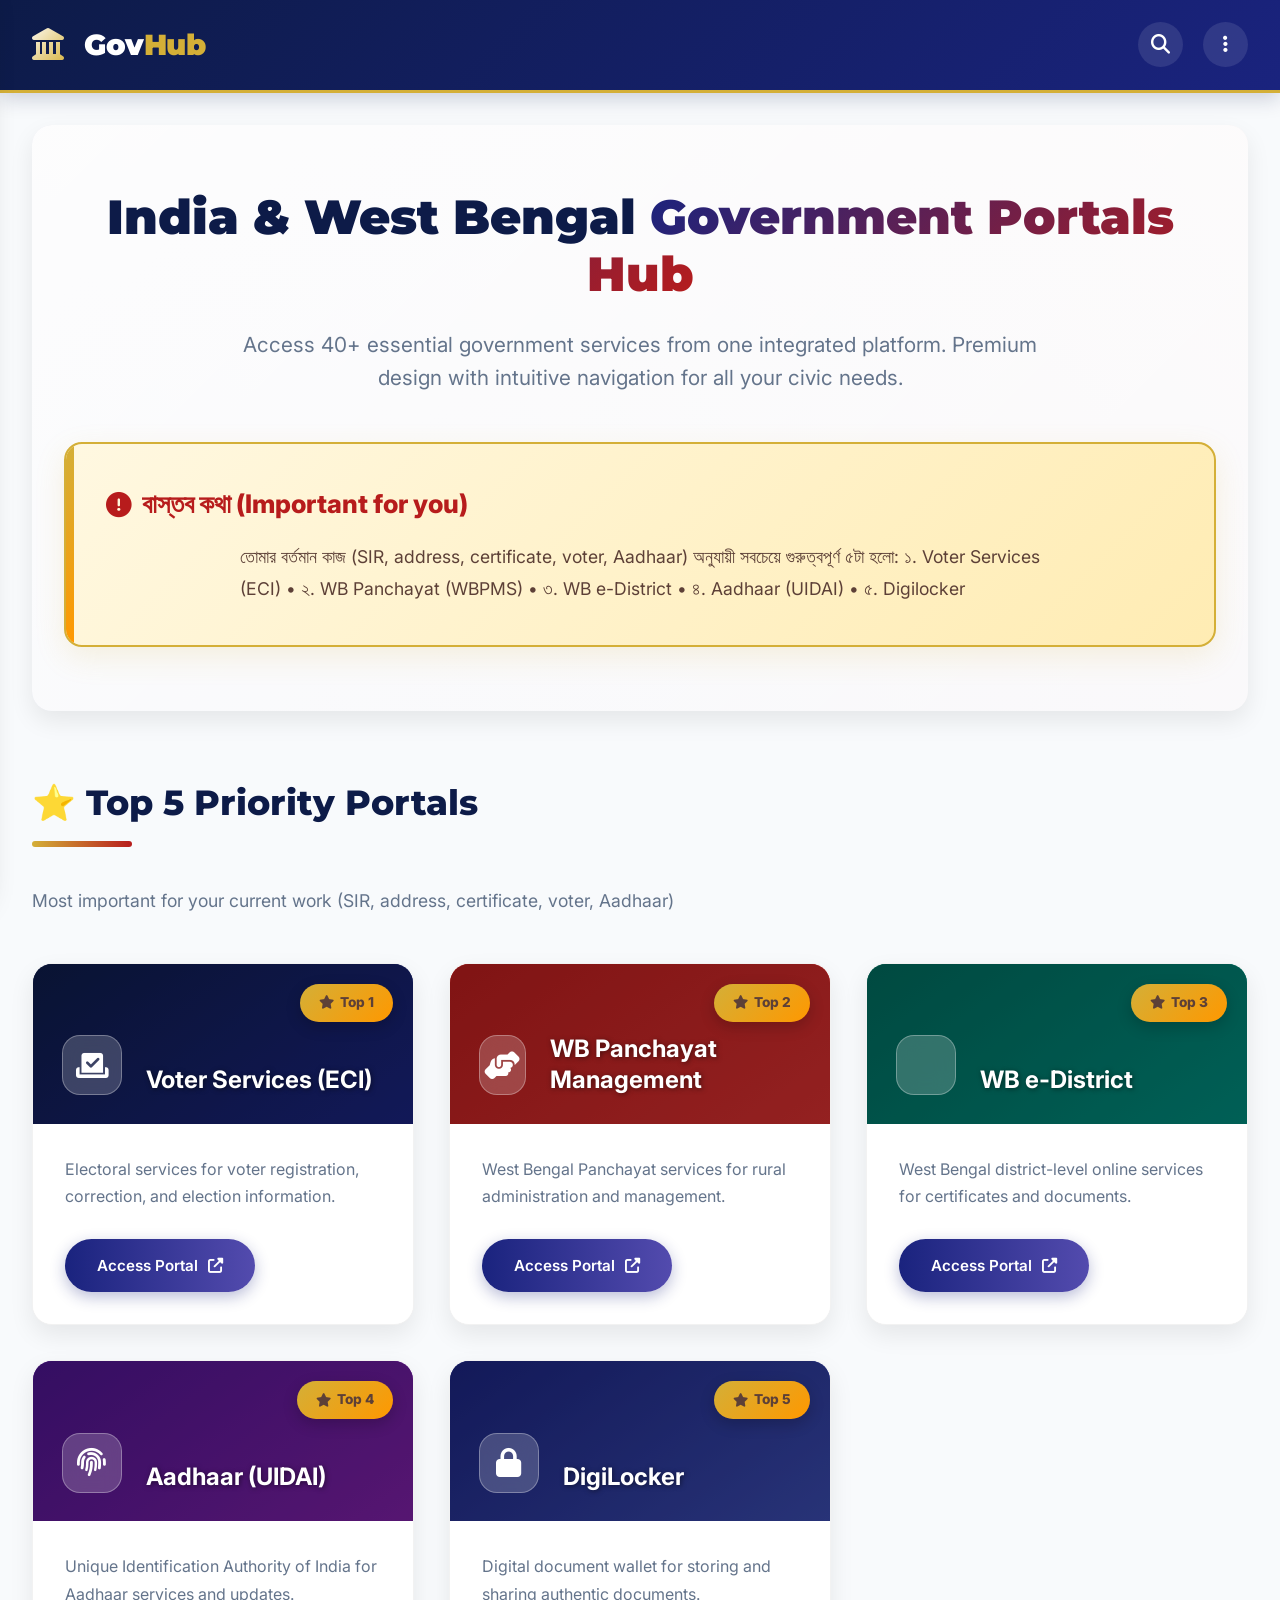
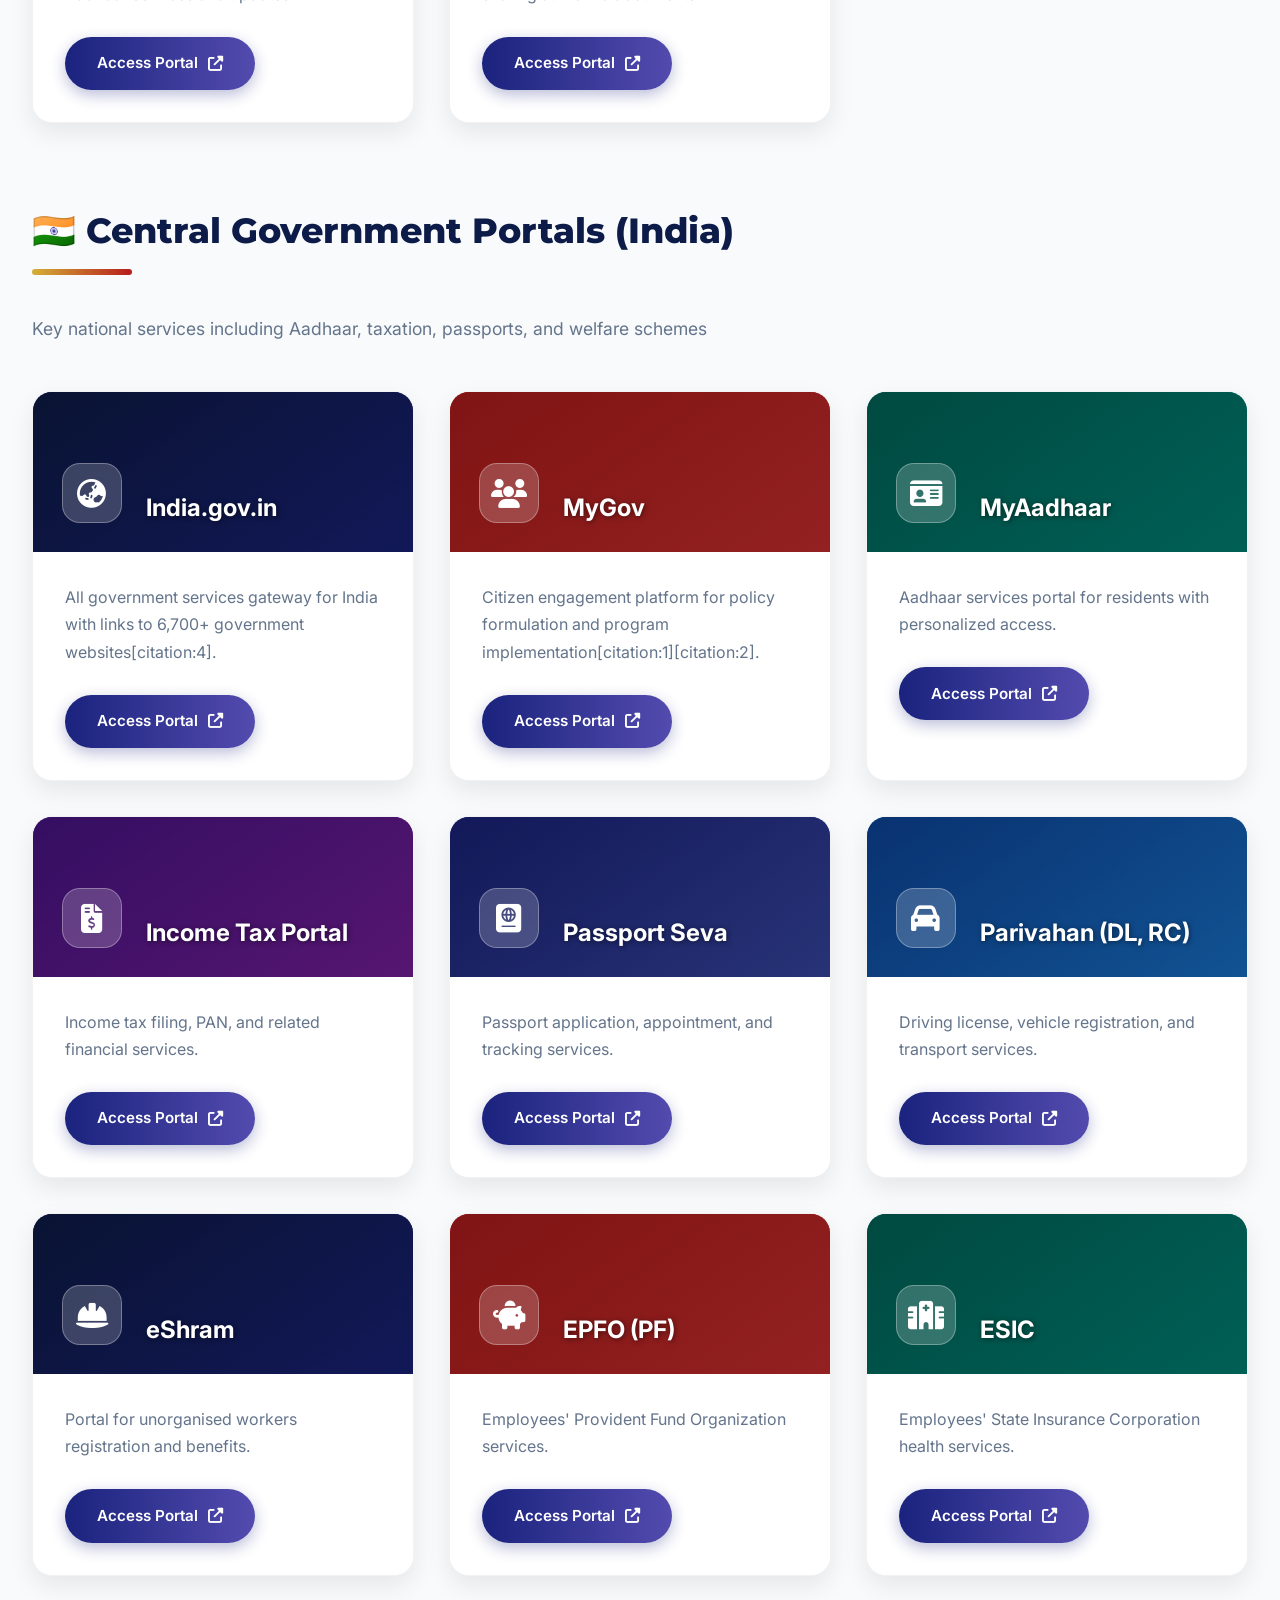
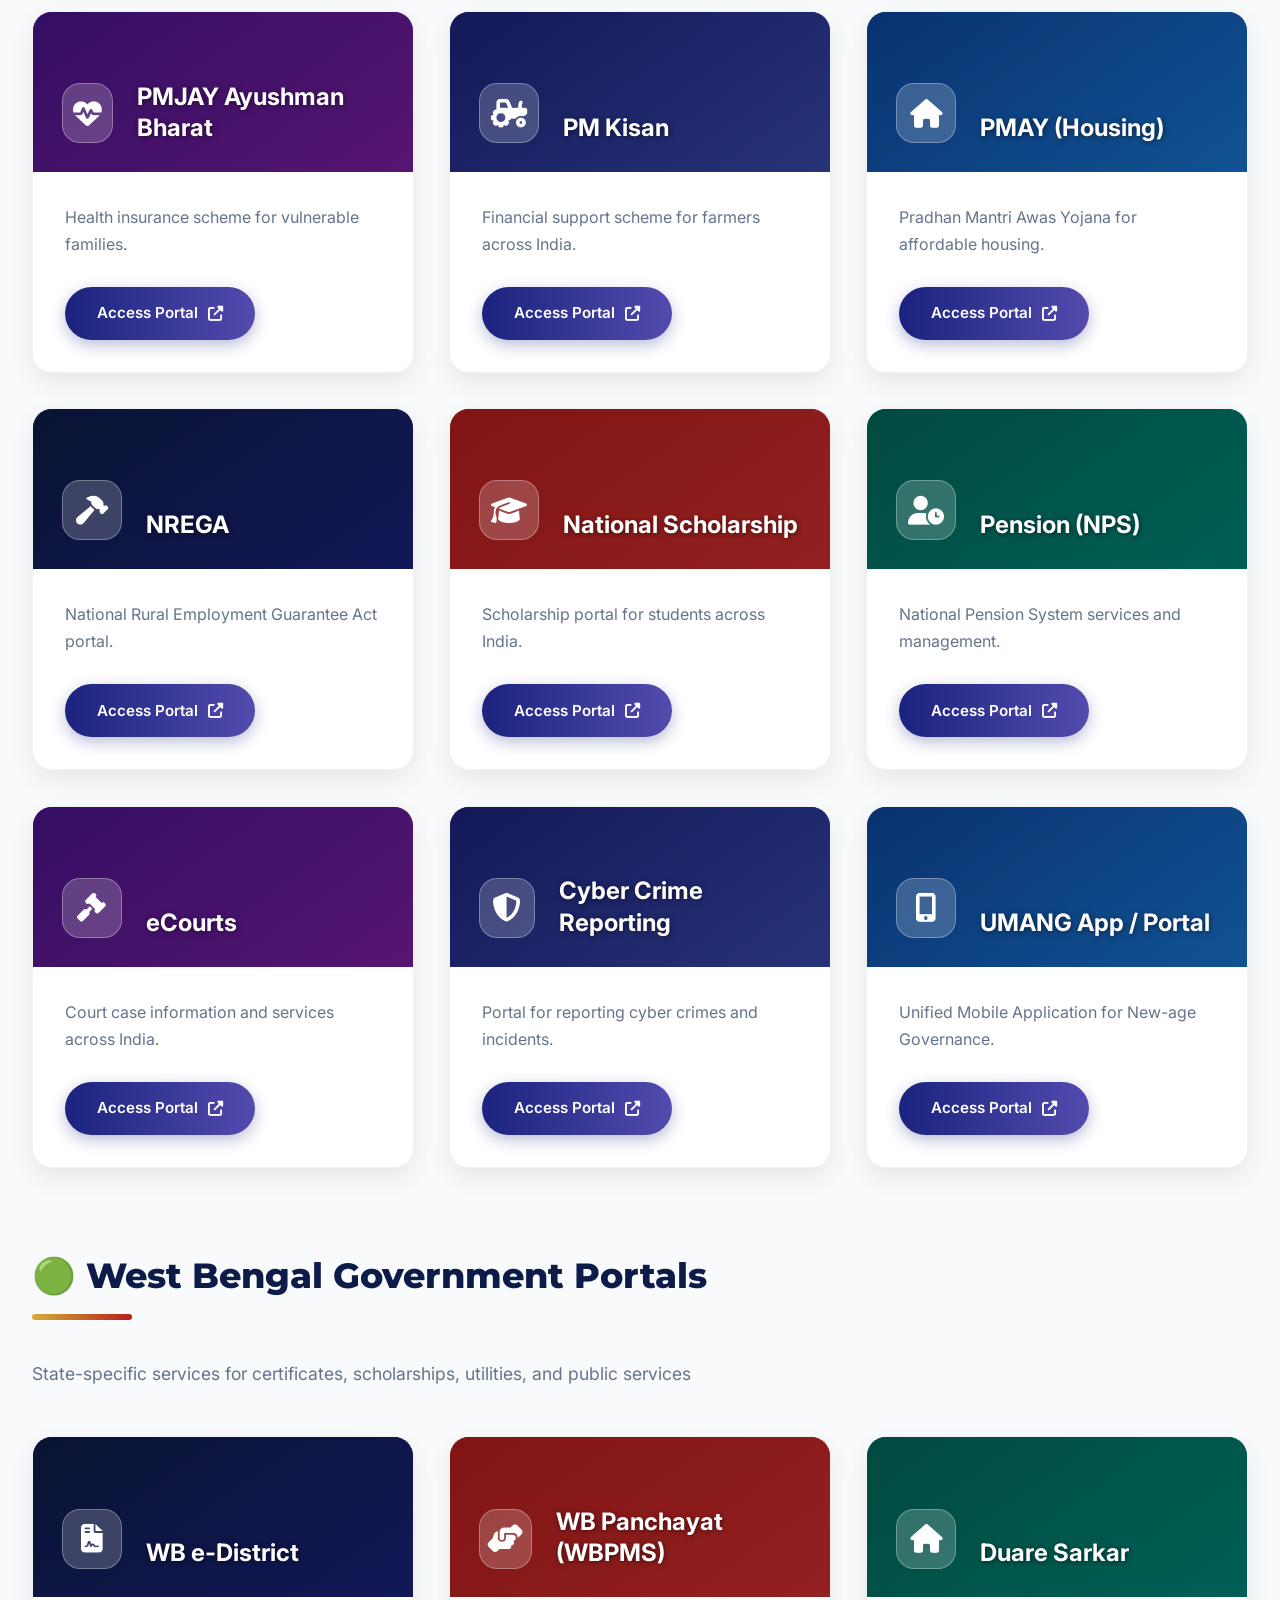
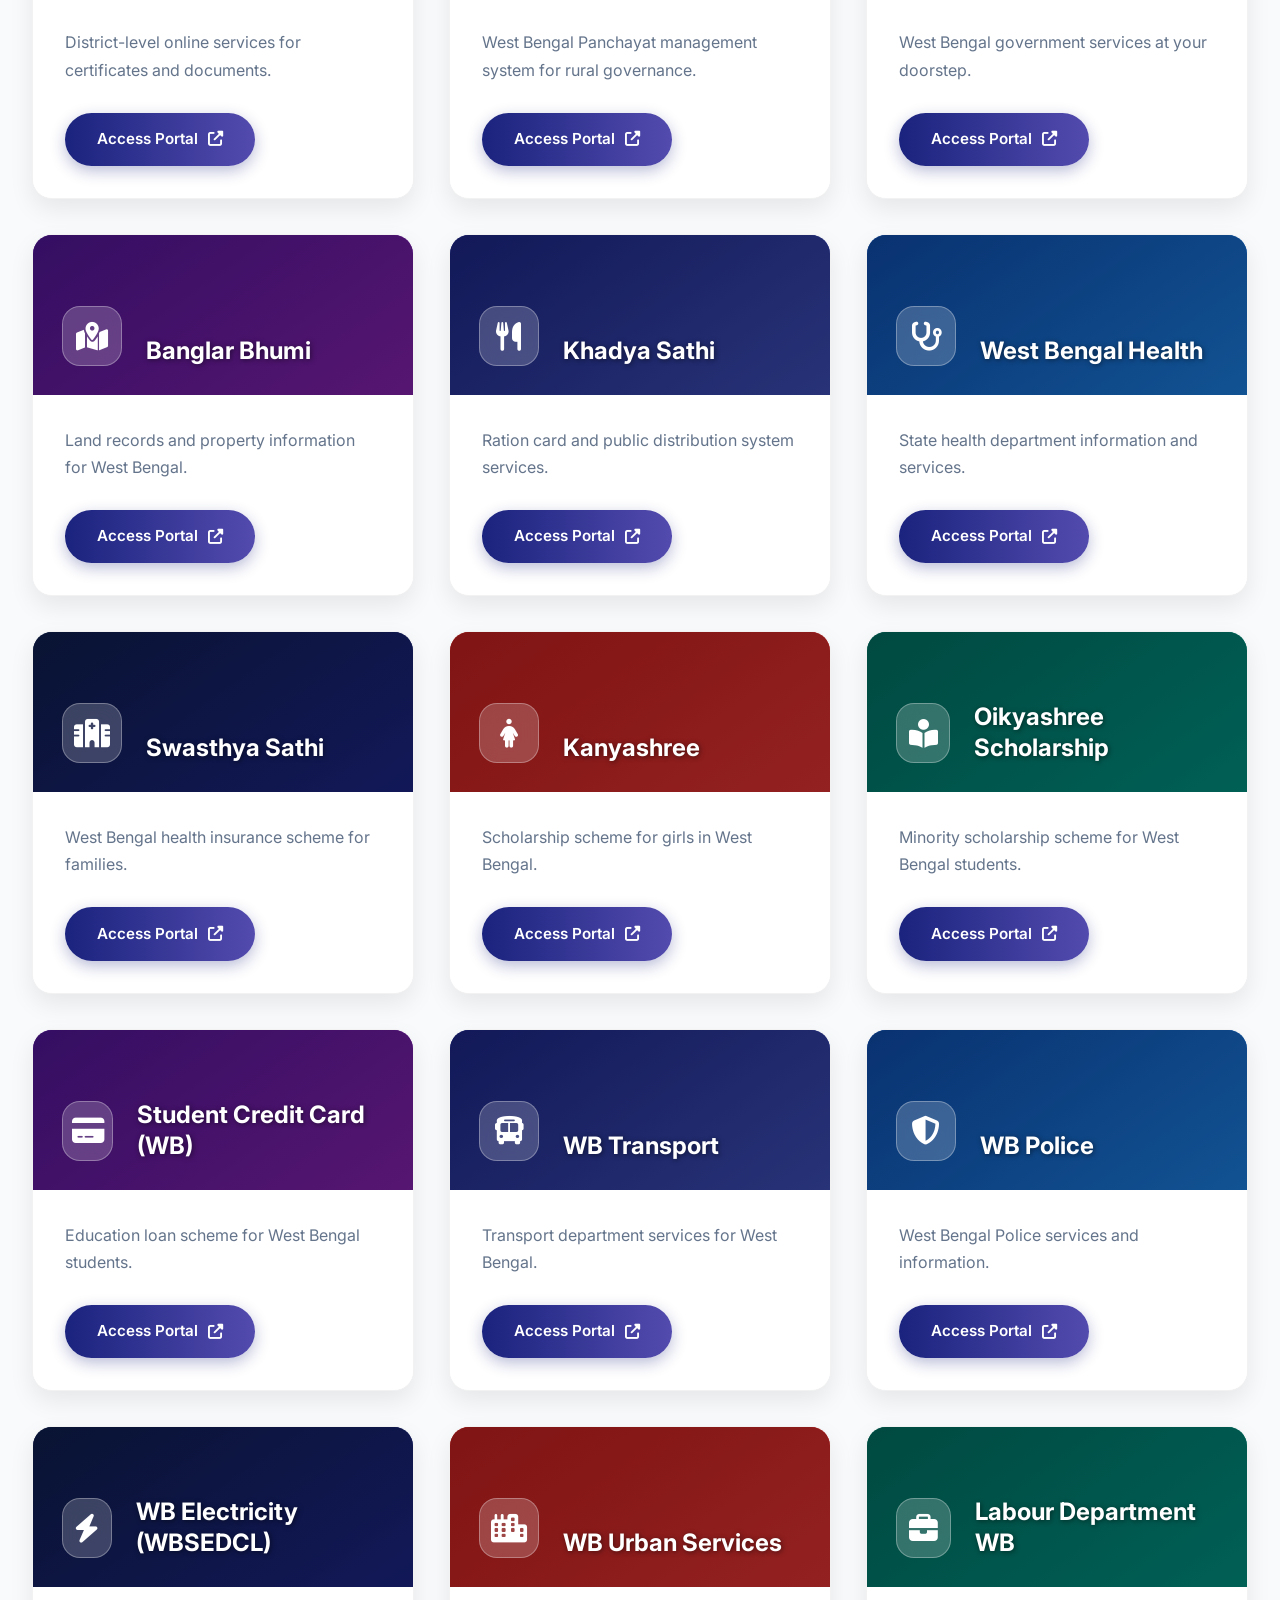
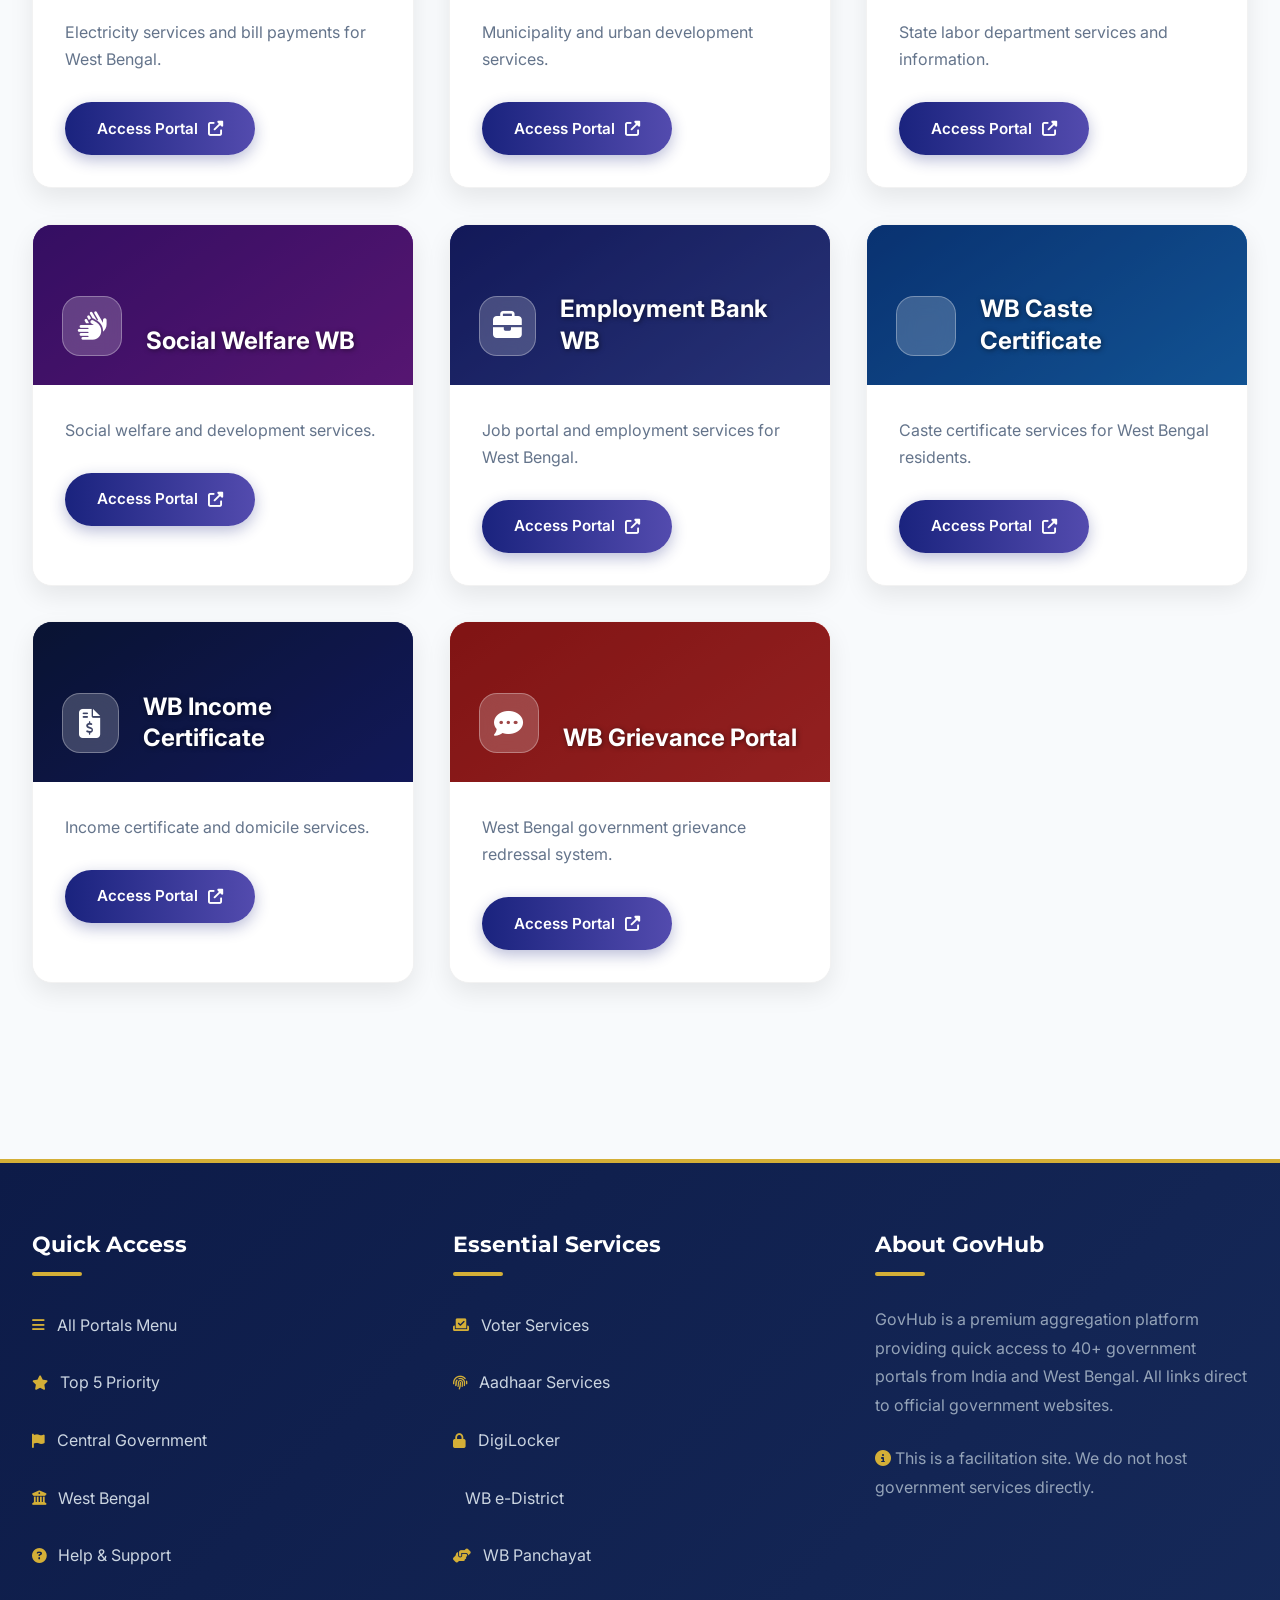
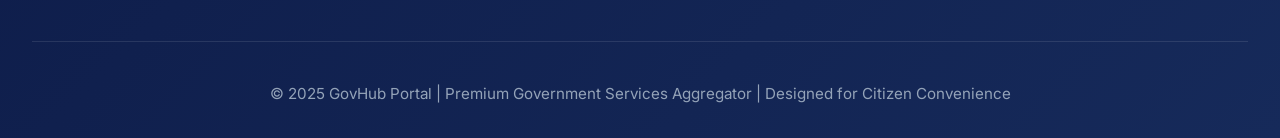
<file: Government_Portal/index.html>
<!DOCTYPE html>
<html lang="en">
<head>
    <meta charset="UTF-8">
    <meta name="viewport" content="width=device-width, initial-scale=1.0">
    <title>GovHub Portal | India & West Bengal Services</title>
    <link rel="stylesheet" href="https://cdnjs.cloudflare.com/ajax/libs/font-awesome/6.4.0/css/all.min.css">
    <link href="https://fonts.googleapis.com/css2?family=Inter:wght@300;400;500;600;700;800&family=Montserrat:wght@700;800;900&display=swap" rel="stylesheet">
    <style>
        :root {
            --primary-dark: #0d1b48;
            --primary: #1a237e;
            --primary-light: #534bae;
            --secondary: #b71c1c;
            --accent: #00695c;
            --gold: #d4af37;
            --light-bg: #f8fafc;
            --card-light: #ffffff;
            --text-dark: #1e293b;
            --text-gray: #64748b;
            --transition: all 0.3s cubic-bezier(0.4, 0, 0.2, 1);
            --shadow: 0 10px 25px rgba(0, 0, 0, 0.08);
            --shadow-hover: 0 20px 40px rgba(0, 0, 0, 0.15);
            --card-radius: 20px;
        }

        * {
            margin: 0;
            padding: 0;
            box-sizing: border-box;
        }

        body {
            font-family: 'Inter', sans-serif;
            background-color: var(--light-bg);
            color: var(--text-dark);
            line-height: 1.6;
            overflow-x: hidden;
        }

        /* Premium Header */
        .header {
            background: linear-gradient(135deg, var(--primary-dark), var(--primary));
            color: white;
            padding: 1.2rem 2rem;
            display: flex;
            justify-content: space-between;
            align-items: center;
            position: sticky;
            top: 0;
            z-index: 1000;
            box-shadow: 0 5px 20px rgba(13, 27, 72, 0.2);
            border-bottom: 3px solid var(--gold);
        }

        .logo-container {
            display: flex;
            align-items: center;
            gap: 20px;
            left: 2.5rem;
        }

        .logo-icon {
            font-size: 2rem;
            left: 2.5rem;
            background: linear-gradient(135deg, white, var(--gold));
            -webkit-background-clip: text;
            -webkit-text-fill-color: transparent;
        }

        .logo-text {
            font-family: 'Montserrat', sans-serif;
            font-weight: 900;
            font-size: 1.8rem;
            letter-spacing: -0.5px;
            left: 15px;
        }

        .logo-text span {
            color: var(--gold);
        }

        .nav-controls {
            display: flex;
            align-items: center;
            gap: 20px;
        }

        .nav-icon {
            width: 45px;
            height: 45px;
            border-radius: 50%;
            display: flex;
            align-items: center;
            justify-content: center;
            background: rgba(255, 255, 255, 0.1);
            color: white;
            cursor: pointer;
            transition: var(--transition);
            font-size: 1.2rem;
        }

        .nav-icon:hover {
            background: rgba(255, 255, 255, 0.2);
            transform: translateY(-3px);
        }

        /* Mobile Menu Button (3 lines) - Positioned on left */
        .menu-icon-left {
            position: fixed;
            top: 1.2rem;
            left: 1.2rem;
            z-index: 1100;
            display: none;
           
        }

        /* Side Navigation - Opens from left */
        .side-nav {
            position: fixed;
            top: 0;
            left: -350px;
            width: 320px;
            height: 100%;
            background: linear-gradient(to bottom, var(--primary-dark), #162a5a);
            color: white;
            z-index: 2000;
            box-shadow: 10px 0 30px rgba(0, 0, 0, 0.3);
            transition: left 0.4s cubic-bezier(0.68, -0.55, 0.27, 1.55);
            display: flex;
            flex-direction: column;
            border-right: 4px solid var(--gold);
        }

        .side-nav.open {
            left: 0;
        }

        .nav-header {
            padding: 2rem;
            background: rgba(0, 0, 0, 0.2);
            border-bottom: 1px solid rgba(255, 255, 255, 0.1);
            display: flex;
            justify-content: space-between;
            align-items: center;
        }

        .nav-title {
            font-size: 1.4rem;
            font-weight: 700;
            font-family: 'Montserrat', sans-serif;
        }

        .close-btn {
            font-size: 1.5rem;
            cursor: pointer;
            transition: var(--transition);
            color: var(--gold);
        }

        .close-btn:hover {
            transform: rotate(90deg);
        }

        .nav-links {
            padding: 1.5rem;
            flex-grow: 1;
            overflow-y: auto;
        }

        .nav-link-group {
            margin-bottom: 2.5rem;
        }

        .nav-link-group-title {
            font-weight: 700;
            color: var(--gold);
            margin-bottom: 1.2rem;
            padding-bottom: 0.7rem;
            border-bottom: 2px solid rgba(212, 175, 55, 0.3);
            font-size: 1.1rem;
            display: flex;
            align-items: center;
            gap: 10px;
        }

        .nav-link-item {
            display: block;
            padding: 1rem 1.2rem;
            margin-bottom: 0.8rem;
            background: rgba(255, 255, 255, 0.05);
            border-radius: 12px;
            color: #e2e8f0;
            text-decoration: none;
            transition: var(--transition);
            border-left: 4px solid transparent;
            display: flex;
            align-items: center;
            gap: 12px;
        }

        .nav-link-item:hover {
            background: rgba(255, 255, 255, 0.1);
            border-left-color: var(--gold);
            transform: translateX(8px);
            color: white;
        }

        .nav-footer {
            padding: 1.5rem;
            text-align: center;
            background: rgba(0, 0, 0, 0.3);
            color: #94a3b8;
            font-size: 0.9rem;
        }

        /* Overlay */
        .overlay {
            position: fixed;
            top: 0;
            left: 0;
            width: 100%;
            height: 100%;
            background: rgba(0, 0, 0, 0.7);
            z-index: 1500;
            opacity: 0;
            visibility: hidden;
            transition: var(--transition);
        }

        .overlay.active {
            opacity: 1;
            visibility: visible;
        }

        /* Main Content */
        .container {
            max-width: 1400px;
            margin: 0 auto;
            padding: 2rem;
        }

        /* Hero Section */
        .hero {
            text-align: center;
            margin-bottom: 4rem;
            padding: 4rem 2rem;
            background: linear-gradient(135deg, rgba(255, 255, 255, 0.9), rgba(255, 255, 255, 0.7)), url('https://images.unsplash.com/photo-1542744095-fcf48d80b0fd?ixlib=rb-4.0.3&auto=format&fit=crop&w=1200&q=80');
            background-size: cover;
            background-position: center;
            border-radius: var(--card-radius);
            box-shadow: var(--shadow);
            position: relative;
            overflow: hidden;
        }

        .hero::before {
            content: '';
            position: absolute;
            top: 0;
            left: 0;
            width: 100%;
            height: 100%;
            background: linear-gradient(45deg, rgba(26, 35, 126, 0.1), rgba(183, 28, 28, 0.05));
            z-index: -1;
        }

        .hero h1 {
            font-size: 3rem;
            color: var(--primary-dark);
            margin-bottom: 1.5rem;
            font-family: 'Montserrat', sans-serif;
            font-weight: 900;
            line-height: 1.2;
        }

        .hero h1 span {
            background: linear-gradient(135deg, var(--primary), var(--secondary));
            -webkit-background-clip: text;
            -webkit-text-fill-color: transparent;
        }

        .hero p {
            font-size: 1.3rem;
            color: var(--text-gray);
            max-width: 800px;
            margin: 0 auto 2rem;
            font-weight: 400;
        }

        /* Priority Highlight Box */
        .priority-highlight {
            background: linear-gradient(135deg, #fff8e1, #ffecb3);
            border: 2px solid var(--gold);
            padding: 2.5rem;
            border-radius: 18px;
            margin-top: 3rem;
            text-align: left;
            box-shadow: 0 10px 30px rgba(212, 175, 55, 0.15);
            position: relative;
            overflow: hidden;
        }

        .priority-highlight::before {
            content: '';
            position: absolute;
            top: 0;
            left: 0;
            width: 8px;
            height: 100%;
            background: linear-gradient(to bottom, var(--gold), #ff9800);
        }

        .priority-highlight h3 {
            color: #b71c1c;
            margin-bottom: 1rem;
            font-size: 1.6rem;
            font-weight: 800;
            display: flex;
            align-items: center;
            gap: 10px;
        }

        .priority-highlight p {
            color: #5d4037;
            font-size: 1.1rem;
            line-height: 1.8;
            margin-bottom: 0;
        }

        /* Section Titles */
        .section-title {
            font-size: 2.2rem;
            color: var(--primary-dark);
            margin: 4rem 0 2.5rem;
            padding-bottom: 1rem;
            position: relative;
            font-family: 'Montserrat', sans-serif;
            font-weight: 800;
        }

        .section-title::after {
            content: '';
            position: absolute;
            bottom: 0;
            left: 0;
            width: 100px;
            height: 6px;
            background: linear-gradient(to right, var(--gold), var(--secondary));
            border-radius: 3px;
        }

        .section-subtitle {
            font-size: 1.1rem;
            color: var(--text-gray);
            margin-bottom: 3rem;
            max-width: 800px;
        }

        /* Premium Portal Cards Grid */
        .portals-grid {
            display: grid;
            grid-template-columns: repeat(auto-fill, minmax(340px, 1fr));
            gap: 2.2rem;
            margin-bottom: 5rem;
        }

        .portal-card {
            background: var(--card-light);
            border-radius: var(--card-radius);
            overflow: hidden;
            box-shadow: var(--shadow);
            transition: var(--transition);
            cursor: pointer;
            height: 100%;
            display: flex;
            flex-direction: column;
            position: relative;
            border: 1px solid rgba(0, 0, 0, 0.05);
        }

        .portal-card:hover {
            transform: translateY(-15px);
            box-shadow: var(--shadow-hover);
        }

        /* Card Color Variants */
        .card-1 { background: linear-gradient(145deg, #0d1b48, #1a237e); color: white; }
        .card-2 { background: linear-gradient(145deg, #b71c1c, #d32f2f); color: white; }
        .card-3 { background: linear-gradient(145deg, #00695c, #00897b); color: white; }
        .card-4 { background: linear-gradient(145deg, #4a148c, #7b1fa2); color: white; }
        .card-5 { background: linear-gradient(145deg, #1a237e, #3949ab); color: white; }
        .card-6 { background: linear-gradient(145deg, #0d47a1, #1976d2); color: white; }

        /* Card Header with Gradient */
        .card-header {
            height: 160px;
            position: relative;
            overflow: hidden;
        }

        .card-gradient {
            width: 100%;
            height: 100%;
            position: absolute;
            top: 0;
            left: 0;
            opacity: 0.9;
        }

        .card-overlay {
            position: absolute;
            top: 0;
            left: 0;
            width: 100%;
            height: 100%;
            background: rgba(0, 0, 0, 0.3);
            display: flex;
            align-items: flex-end;
            padding: 1.8rem;
        }

        .card-icon {
            background: rgba(255, 255, 255, 0.2);
            backdrop-filter: blur(10px);
            color: white;
            width: 60px;
            height: 60px;
            border-radius: 18px;
            display: flex;
            align-items: center;
            justify-content: center;
            font-size: 1.8rem;
            margin-right: 1.5rem;
            border: 1px solid rgba(255, 255, 255, 0.3);
        }

        .card-title {
            color: white;
            font-size: 1.5rem;
            font-weight: 700;
            text-shadow: 1px 1px 5px rgba(0,0,0,0.5);
            line-height: 1.3;
        }

        /* Card Body */
        .card-body {
            padding: 2rem;
            flex-grow: 1;
            background: white;
        }

        .card-description {
            color: var(--text-gray);
            margin-bottom: 1.8rem;
            font-size: 1rem;
            line-height: 1.7;
        }

        .card-link {
            display: inline-flex;
            align-items: center;
            gap: 10px;
            background: linear-gradient(to right, var(--primary), var(--primary-light));
            color: white;
            padding: 0.9rem 2rem;
            border-radius: 50px;
            text-decoration: none;
            font-weight: 600;
            transition: var(--transition);
            border: none;
            cursor: pointer;
            font-size: 0.95rem;
            box-shadow: 0 5px 15px rgba(26, 35, 126, 0.3);
        }

        .card-link:hover {
            background: linear-gradient(to right, var(--primary-light), var(--accent));
            box-shadow: 0 8px 25px rgba(26, 35, 126, 0.4);
            transform: translateY(-3px);
            gap: 15px;
        }

        /* Priority Badge */
        .priority-badge {
            position: absolute;
            top: 20px;
            right: 20px;
            background: linear-gradient(135deg, var(--gold), #ff9800);
            color: #5d4037;
            font-size: 0.85rem;
            padding: 0.5rem 1.2rem;
            border-radius: 50px;
            font-weight: 800;
            box-shadow: 0 5px 15px rgba(0,0,0,0.2);
            z-index: 10;
            display: flex;
            align-items: center;
            gap: 6px;
        }

        /* Footer */
        .footer {
            background: linear-gradient(135deg, var(--primary-dark), #162a5a);
            color: white;
            padding: 4rem 2rem 2rem;
            margin-top: 4rem;
            border-top: 4px solid var(--gold);
        }

        .footer-content {
            max-width: 1300px;
            margin: 0 auto;
            display: grid;
            grid-template-columns: repeat(auto-fit, minmax(280px, 1fr));
            gap: 3rem;
            margin-bottom: 3rem;
        }

        .footer-section h3 {
            font-size: 1.4rem;
            margin-bottom: 1.8rem;
            position: relative;
            padding-bottom: 0.8rem;
            font-family: 'Montserrat', sans-serif;
            font-weight: 700;
        }

        .footer-section h3::after {
            content: '';
            position: absolute;
            left: 0;
            bottom: 0;
            width: 50px;
            height: 4px;
            background: var(--gold);
            border-radius: 2px;
        }

        .footer-links {
            list-style: none;
        }

        .footer-links li {
            margin-bottom: 1rem;
        }

        .footer-links a {
            color: #cbd5e1;
            text-decoration: none;
            transition: var(--transition);
            display: flex;
            align-items: center;
            gap: 12px;
            padding: 0.5rem 0;
        }

        .footer-links a:hover {
            color: white;
            transform: translateX(8px);
        }

        .footer-links a i {
            font-size: 0.9rem;
            color: var(--gold);
        }

        .footer-about p {
            color: #94a3b8;
            line-height: 1.8;
            margin-bottom: 1.5rem;
        }

        .footer-bottom {
            text-align: center;
            padding-top: 2.5rem;
            border-top: 1px solid rgba(255, 255, 255, 0.1);
            font-size: 0.95rem;
            color: #94a3b8;
        }

        /* Responsive Design */
        @media (max-width: 1200px) {
            .portals-grid {
                grid-template-columns: repeat(auto-fill, minmax(320px, 1fr));
            }
        }

        @media (max-width: 992px) {
            .hero h1 {
                font-size: 2.5rem;
            }
            
            .portals-grid {
                grid-template-columns: repeat(auto-fill, minmax(300px, 1fr));
                gap: 2rem;
            }
            
            .header {
                padding: 1rem;
            }
            
            .menu-icon-left {
                display: flex;
            }
            
            .logo-container {
                margin-left: 50px;
            }
        }

        @media (max-width: 768px) {
            .container {
                padding: 1.5rem;
            }
            
            .hero {
                padding: 3rem 1.5rem;
            }
            
            .hero h1 {
                font-size: 2.2rem;
            }
            
            .portals-grid {
                grid-template-columns: 1fr;
                gap: 1.8rem;
            }
            
            .section-title {
                font-size: 1.9rem;
            }
            
            .footer-content {
                grid-template-columns: 1fr;
                gap: 2.5rem;
            }
        }

        @media (max-width: 576px) {
            .hero h1 {
                font-size: 1.9rem;
            }
            
            .priority-highlight {
                padding: 1.8rem;
            }
            
            .card-header {
                height: 140px;
            }
            
            .card-title {
                font-size: 1.3rem;
            }
            
            .side-nav {
                width: 280px;
            }
        }
    </style>
</head>
<body>
    <!-- Mobile Menu Button (Left Side) -->
    <div class="menu-icon-left nav-icon" id="menuIconLeft">
        <i class="fas fa-bars"></i>
    </div>

    <!-- Header -->
    <header class="header">
        <div class="logo-container">
            <div class="logo-icon">
                <i class="fas fa-landmark"></i>
            </div>
            <div class="logo-text">Gov<span>Hub</span></div>
        </div>
        <div class="nav-controls">
            <div class="nav-icon" id="searchIcon">
                <i class="fas fa-search"></i>
            </div>
            <div class="nav-icon" id="threeDots">
                <i class="fas fa-ellipsis-v"></i>
            </div>
        </div>
    </header>

    <!-- Side Navigation Menu -->
    <div class="side-nav" id="sideNav">
        <div class="nav-header">
            <div class="nav-title">Portal Categories</div>
            <div class="close-btn" id="closeNav">
                <i class="fas fa-times"></i>
            </div>
        </div>
        <div class="nav-links">
            <div class="nav-link-group">
                <div class="nav-link-group-title">
                    <i class="fas fa-flag"></i> 🇮🇳 Central Government
                </div>
                <a href="#" class="nav-link-item" data-category="central">
                    <i class="fas fa-chevron-right"></i> All Central Portals
                </a>
                <a href="#" class="nav-link-item" data-category="documents">
                    <i class="fas fa-id-card"></i> Documents & IDs
                </a>
                <a href="#" class="nav-link-item" data-category="welfare">
                    <i class="fas fa-hand-holding-heart"></i> Welfare Schemes
                </a>
                <a href="#" class="nav-link-item" data-category="finance">
                    <i class="fas fa-rupee-sign"></i> Tax & Finance
                </a>
            </div>
            <div class="nav-link-group">
                <div class="nav-link-group-title">
                    <i class="fas fa-university"></i> 🟢 West Bengal
                </div>
                <a href="#" class="nav-link-item" data-category="wb">
                    <i class="fas fa-chevron-right"></i> All WB Portals
                </a>
                <a href="#" class="nav-link-item" data-category="certificates">
                    <i class="fas fa-certificate"></i> Certificates
                </a>
                <a href="#" class="nav-link-item" data-category="education">
                    <i class="fas fa-graduation-cap"></i> Education
                </a>
                <a href="#" class="nav-link-item" data-category="services">
                    <i class="fas fa-concierge-bell"></i> Public Services
                </a>
            </div>
            <div class="nav-link-group">
                <div class="nav-link-group-title">
                    <i class="fas fa-star"></i> ⭐ Top 5 Priority
                </div>
                <a href="https://voters.eci.gov.in" target="_blank" class="nav-link-item">
                    <i class="fas fa-vote-yea"></i> Voter Services (ECI)
                </a>
                <a href="https://wbpms.in" target="_blank" class="nav-link-item">
                    <i class="fas fa-hands-helping"></i> WB Panchayat (WBPMS)
                </a>
                <a href="https://edistrict.wb.gov.in" target="_blank" class="nav-link-item">
                    <i class="fas fa-file-certificate"></i> WB e-District
                </a>
                <a href="https://uidai.gov.in" target="_blank" class="nav-link-item">
                    <i class="fas fa-fingerprint"></i> Aadhaar (UIDAI)
                </a>
                <a href="https://digilocker.gov.in" target="_blank" class="nav-link-item">
                    <i class="fas fa-lock"></i> Digilocker
                </a>
            </div>
        </div>
        <div class="nav-footer">
            <p>40+ Government Portals • Updated Dec 2025</p>
        </div>
    </div>

    <!-- Overlay -->
    <div class="overlay" id="overlay"></div>

    <!-- Main Content -->
    <main class="container">
        <section class="hero">
            <h1>India & West Bengal <span>Government Portals Hub</span></h1>
            <p>Access 40+ essential government services from one integrated platform. Premium design with intuitive navigation for all your civic needs.</p>
            <div class="priority-highlight">
                <h3><i class="fas fa-exclamation-circle"></i> বাস্তব কথা (Important for you)</h3>
                <p>তোমার বর্তমান কাজ (SIR, address, certificate, voter, Aadhaar) অনুযায়ী সবচেয়ে গুরুত্বপূর্ণ ৫টা হলো: ১. Voter Services (ECI) • ২. WB Panchayat (WBPMS) • ৩. WB e-District • ৪. Aadhaar (UIDAI) • ৫. Digilocker</p>
            </div>
        </section>

        <!-- Top 5 Priority Portals -->
        <h2 class="section-title">⭐ Top 5 Priority Portals</h2>
        <p class="section-subtitle">Most important for your current work (SIR, address, certificate, voter, Aadhaar)</p>
        <div class="portals-grid" id="priorityPortals">
            <!-- Priority cards will be dynamically inserted here -->
        </div>

        <!-- Central Government Portals -->
        <h2 class="section-title">🇮🇳 Central Government Portals (India)</h2>
        <p class="section-subtitle">Key national services including Aadhaar, taxation, passports, and welfare schemes</p>
        <div class="portals-grid" id="centralPortals">
            <!-- Central portal cards will be dynamically inserted here -->
        </div>

        <!-- West Bengal Government Portals -->
        <h2 class="section-title">🟢 West Bengal Government Portals</h2>
        <p class="section-subtitle">State-specific services for certificates, scholarships, utilities, and public services</p>
        <div class="portals-grid" id="wbPortals">
            <!-- WB portal cards will be dynamically inserted here -->
        </div>
    </main>

    <!-- Footer -->
    <footer class="footer">
        <div class="footer-content">
            <div class="footer-section">
                <h3>Quick Access</h3>
                <ul class="footer-links">
                    <li><a href="#" id="menuLinkFooter"><i class="fas fa-bars"></i> All Portals Menu</a></li>
                    <li><a href="#priorityPortals"><i class="fas fa-star"></i> Top 5 Priority</a></li>
                    <li><a href="#centralPortals"><i class="fas fa-flag"></i> Central Government</a></li>
                    <li><a href="#wbPortals"><i class="fas fa-university"></i> West Bengal</a></li>
                    <li><a href="#"><i class="fas fa-question-circle"></i> Help & Support</a></li>
                </ul>
            </div>
            <div class="footer-section">
                <h3>Essential Services</h3>
                <ul class="footer-links">
                    <li><a href="https://voters.eci.gov.in" target="_blank"><i class="fas fa-vote-yea"></i> Voter Services</a></li>
                    <li><a href="https://uidai.gov.in" target="_blank"><i class="fas fa-fingerprint"></i> Aadhaar Services</a></li>
                    <li><a href="https://digilocker.gov.in" target="_blank"><i class="fas fa-lock"></i> DigiLocker</a></li>
                    <li><a href="https://edistrict.wb.gov.in" target="_blank"><i class="fas fa-file-certificate"></i> WB e-District</a></li>
                    <li><a href="https://wbpms.in" target="_blank"><i class="fas fa-hands-helping"></i> WB Panchayat</a></li>
                </ul>
            </div>
            <div class="footer-section footer-about">
                <h3>About GovHub</h3>
                <p>GovHub is a premium aggregation platform providing quick access to 40+ government portals from India and West Bengal. All links direct to official government websites.</p>
                <p style="margin-top: 15px;"><i class="fas fa-info-circle" style="color: var(--gold);"></i> This is a facilitation site. We do not host government services directly.</p>
            </div>
        </div>
        <div class="footer-bottom">
            <p>© 2025 GovHub Portal | Premium Government Services Aggregator | Designed for Citizen Convenience</p>
        </div>
    </footer>

    <script>
        // Portal Data - All 40+ government portals
        const portalData = {
            priority: [
                {
                    id: 1,
                    title: "Voter Services (ECI)",
                    url: "https://voters.eci.gov.in",
                    description: "Electoral services for voter registration, correction, and election information.",
                    icon: "fas fa-vote-yea",
                    colorClass: "card-1"
                },
                {
                    id: 2,
                    title: "WB Panchayat Management",
                    url: "https://wbpms.in",
                    description: "West Bengal Panchayat services for rural administration and management.",
                    icon: "fas fa-hands-helping",
                    colorClass: "card-2"
                },
                {
                    id: 3,
                    title: "WB e-District",
                    url: "https://edistrict.wb.gov.in",
                    description: "West Bengal district-level online services for certificates and documents.",
                    icon: "fas fa-file-certificate",
                    colorClass: "card-3"
                },
                {
                    id: 4,
                    title: "Aadhaar (UIDAI)",
                    url: "https://uidai.gov.in",
                    description: "Unique Identification Authority of India for Aadhaar services and updates.",
                    icon: "fas fa-fingerprint",
                    colorClass: "card-4"
                },
                {
                    id: 5,
                    title: "DigiLocker",
                    url: "https://digilocker.gov.in",
                    description: "Digital document wallet for storing and sharing authentic documents.",
                    icon: "fas fa-lock",
                    colorClass: "card-5"
                }
            ],
            central: [
                {
                    title: "India.gov.in",
                    url: "https://www.india.gov.in",
                    description: "All government services gateway for India with links to 6,700+ government websites[citation:4].",
                    icon: "fas fa-globe-asia",
                    colorClass: "card-1"
                },
                {
                    title: "MyGov",
                    url: "https://www.mygov.in",
                    description: "Citizen engagement platform for policy formulation and program implementation[citation:1][citation:2].",
                    icon: "fas fa-users",
                    colorClass: "card-2"
                },
                {
                    title: "MyAadhaar",
                    url: "https://myaadhaar.uidai.gov.in",
                    description: "Aadhaar services portal for residents with personalized access.",
                    icon: "fas fa-id-card",
                    colorClass: "card-3"
                },
                {
                    title: "Income Tax Portal",
                    url: "https://www.incometax.gov.in",
                    description: "Income tax filing, PAN, and related financial services.",
                    icon: "fas fa-file-invoice-dollar",
                    colorClass: "card-4"
                },
                {
                    title: "Passport Seva",
                    url: "https://www.passportindia.gov.in",
                    description: "Passport application, appointment, and tracking services.",
                    icon: "fas fa-passport",
                    colorClass: "card-5"
                },
                {
                    title: "Parivahan (DL, RC)",
                    url: "https://parivahan.gov.in",
                    description: "Driving license, vehicle registration, and transport services.",
                    icon: "fas fa-car",
                    colorClass: "card-6"
                },
                {
                    title: "eShram",
                    url: "https://eshram.gov.in",
                    description: "Portal for unorganised workers registration and benefits.",
                    icon: "fas fa-hard-hat",
                    colorClass: "card-1"
                },
                {
                    title: "EPFO (PF)",
                    url: "https://www.epfindia.gov.in",
                    description: "Employees' Provident Fund Organization services.",
                    icon: "fas fa-piggy-bank",
                    colorClass: "card-2"
                },
                {
                    title: "ESIC",
                    url: "https://www.esic.gov.in",
                    description: "Employees' State Insurance Corporation health services.",
                    icon: "fas fa-hospital",
                    colorClass: "card-3"
                },
                {
                    title: "PMJAY Ayushman Bharat",
                    url: "https://pmjay.gov.in",
                    description: "Health insurance scheme for vulnerable families.",
                    icon: "fas fa-heartbeat",
                    colorClass: "card-4"
                },
                {
                    title: "PM Kisan",
                    url: "https://pmkisan.gov.in",
                    description: "Financial support scheme for farmers across India.",
                    icon: "fas fa-tractor",
                    colorClass: "card-5"
                },
                {
                    title: "PMAY (Housing)",
                    url: "https://pmaymis.gov.in",
                    description: "Pradhan Mantri Awas Yojana for affordable housing.",
                    icon: "fas fa-home",
                    colorClass: "card-6"
                },
                {
                    title: "NREGA",
                    url: "https://nrega.nic.in",
                    description: "National Rural Employment Guarantee Act portal.",
                    icon: "fas fa-hammer",
                    colorClass: "card-1"
                },
                {
                    title: "National Scholarship",
                    url: "https://scholarships.gov.in",
                    description: "Scholarship portal for students across India.",
                    icon: "fas fa-graduation-cap",
                    colorClass: "card-2"
                },
                {
                    title: "Pension (NPS)",
                    url: "https://npscra.nsdl.co.in",
                    description: "National Pension System services and management.",
                    icon: "fas fa-user-clock",
                    colorClass: "card-3"
                },
                {
                    title: "eCourts",
                    url: "https://ecourts.gov.in",
                    description: "Court case information and services across India.",
                    icon: "fas fa-gavel",
                    colorClass: "card-4"
                },
                {
                    title: "Cyber Crime Reporting",
                    url: "https://cybercrime.gov.in",
                    description: "Portal for reporting cyber crimes and incidents.",
                    icon: "fas fa-shield-alt",
                    colorClass: "card-5"
                },
                {
                    title: "UMANG App / Portal",
                    url: "https://umang.gov.in",
                    description: "Unified Mobile Application for New-age Governance.",
                    icon: "fas fa-mobile-alt",
                    colorClass: "card-6"
                }
            ],
            wb: [
                {
                    title: "WB e-District",
                    url: "https://edistrict.wb.gov.in",
                    description: "District-level online services for certificates and documents.",
                    icon: "fas fa-file-contract",
                    colorClass: "card-1"
                },
                {
                    title: "WB Panchayat (WBPMS)",
                    url: "https://wbpms.in",
                    description: "West Bengal Panchayat management system for rural governance.",
                    icon: "fas fa-hands-helping",
                    colorClass: "card-2"
                },
                {
                    title: "Duare Sarkar",
                    url: "https://ds.wb.gov.in",
                    description: "West Bengal government services at your doorstep.",
                    icon: "fas fa-home",
                    colorClass: "card-3"
                },
                {
                    title: "Banglar Bhumi",
                    url: "https://banglarbhumi.gov.in",
                    description: "Land records and property information for West Bengal.",
                    icon: "fas fa-map-marked-alt",
                    colorClass: "card-4"
                },
                {
                    title: "Khadya Sathi",
                    url: "https://food.wb.gov.in",
                    description: "Ration card and public distribution system services.",
                    icon: "fas fa-utensils",
                    colorClass: "card-5"
                },
                {
                    title: "West Bengal Health",
                    url: "https://www.wbhealth.gov.in",
                    description: "State health department information and services.",
                    icon: "fas fa-stethoscope",
                    colorClass: "card-6"
                },
                {
                    title: "Swasthya Sathi",
                    url: "https://swasthyasathi.gov.in",
                    description: "West Bengal health insurance scheme for families.",
                    icon: "fas fa-hospital",
                    colorClass: "card-1"
                },
                {
                    title: "Kanyashree",
                    url: "https://kanyashree.wb.gov.in",
                    description: "Scholarship scheme for girls in West Bengal.",
                    icon: "fas fa-female",
                    colorClass: "card-2"
                },
                {
                    title: "Oikyashree Scholarship",
                    url: "https://wbmdfcscholarship.gov.in",
                    description: "Minority scholarship scheme for West Bengal students.",
                    icon: "fas fa-book-reader",
                    colorClass: "card-3"
                },
                {
                    title: "Student Credit Card (WB)",
                    url: "https://wbstudentcreditcard.wb.gov.in",
                    description: "Education loan scheme for West Bengal students.",
                    icon: "fas fa-credit-card",
                    colorClass: "card-4"
                },
                {
                    title: "WB Transport",
                    url: "https://wbtransport.gov.in",
                    description: "Transport department services for West Bengal.",
                    icon: "fas fa-bus",
                    colorClass: "card-5"
                },
                {
                    title: "WB Police",
                    url: "https://wbpolice.gov.in",
                    description: "West Bengal Police services and information.",
                    icon: "fas fa-shield-alt",
                    colorClass: "card-6"
                },
                {
                    title: "WB Electricity (WBSEDCL)",
                    url: "https://www.wbsedcl.in",
                    description: "Electricity services and bill payments for West Bengal.",
                    icon: "fas fa-bolt",
                    colorClass: "card-1"
                },
                {
                    title: "WB Urban Services",
                    url: "https://www.wburbanservices.gov.in",
                    description: "Municipality and urban development services.",
                    icon: "fas fa-city",
                    colorClass: "card-2"
                },
                {
                    title: "Labour Department WB",
                    url: "https://wblabour.gov.in",
                    description: "State labor department services and information.",
                    icon: "fas fa-briefcase",
                    colorClass: "card-3"
                },
                {
                    title: "Social Welfare WB",
                    url: "https://wbcdwds.gov.in",
                    description: "Social welfare and development services.",
                    icon: "fas fa-hands",
                    colorClass: "card-4"
                },
                {
                    title: "Employment Bank WB",
                    url: "https://employmentbankwb.gov.in",
                    description: "Job portal and employment services for West Bengal.",
                    icon: "fas fa-briefcase",
                    colorClass: "card-5"
                },
                {
                    title: "WB Caste Certificate",
                    url: "https://castcertificatewb.gov.in",
                    description: "Caste certificate services for West Bengal residents.",
                    icon: "fas fa-file-certificate",
                    colorClass: "card-6"
                },
                {
                    title: "WB Income Certificate",
                    url: "https://edistrict.wb.gov.in",
                    description: "Income certificate and domicile services.",
                    icon: "fas fa-file-invoice-dollar",
                    colorClass: "card-1"
                },
                {
                    title: "WB Grievance Portal",
                    url: "https://www.wb.gov.in",
                    description: "West Bengal government grievance redressal system.",
                    icon: "fas fa-comment-dots",
                    colorClass: "card-2"
                }
            ]
        };

        // DOM Elements
        const menuIconLeft = document.getElementById('menuIconLeft');
        const closeNav = document.getElementById('closeNav');
        const sideNav = document.getElementById('sideNav');
        const overlay = document.getElementById('overlay');
        const priorityPortalsContainer = document.getElementById('priorityPortals');
        const centralPortalsContainer = document.getElementById('centralPortals');
        const wbPortalsContainer = document.getElementById('wbPortals');

        // Function to create portal card HTML
        function createPortalCard(portal, isPriority = false) {
            return `
                <div class="portal-card">
                    <div class="card-header ${portal.colorClass}">
                        <div class="card-gradient ${portal.colorClass}"></div>
                        <div class="card-overlay">
                            <div class="card-icon">
                                <i class="${portal.icon}"></i>
                            </div>
                            <h3 class="card-title">${portal.title}</h3>
                        </div>
                        ${isPriority ? `<div class="priority-badge"><i class="fas fa-star"></i> Top ${portal.id}</div>` : ''}
                    </div>
                    <div class="card-body">
                        <p class="card-description">${portal.description}</p>
                        <a href="${portal.url}" target="_blank" class="card-link">
                            Access Portal <i class="fas fa-external-link-alt"></i>
                        </a>
                    </div>
                </div>
            `;
        }

        // Render portal cards
        function renderPortals() {
            // Render priority portals
            portalData.priority.forEach(portal => {
                priorityPortalsContainer.innerHTML += createPortalCard(portal, true);
            });

            // Render central portals
            portalData.central.forEach(portal => {
                centralPortalsContainer.innerHTML += createPortalCard(portal);
            });

            // Render WB portals
            portalData.wb.forEach(portal => {
                wbPortalsContainer.innerHTML += createPortalCard(portal);
            });
        }

        // Event Listeners
        menuIconLeft.addEventListener('click', () => {
            sideNav.classList.add('open');
            overlay.classList.add('active');
        });

        closeNav.addEventListener('click', () => {
            sideNav.classList.remove('open');
            overlay.classList.remove('active');
        });

        overlay.addEventListener('click', () => {
            sideNav.classList.remove('open');
            overlay.classList.remove('active');
        });

        // Search icon functionality
        document.getElementById('searchIcon').addEventListener('click', () => {
            alert('Search feature: Type to find specific government portals. (Demo functionality)');
        });

        // Three dots functionality
        document.getElementById('threeDots').addEventListener('click', () => {
            alert('Additional options: Settings, Theme, Feedback. (Demo functionality)');
        });

        // Footer navigation links
        document.getElementById('menuLinkFooter').addEventListener('click', (e) => {
            e.preventDefault();
            sideNav.classList.add('open');
            overlay.classList.add('active');
        });

        // Smooth scroll to sections
        document.querySelectorAll('a[href^="#"]').forEach(anchor => {
            anchor.addEventListener('click', function(e) {
                e.preventDefault();
                const targetId = this.getAttribute('href');
                if(targetId !== '#') {
                    const targetElement = document.querySelector(targetId);
                    if(targetElement) {
                        window.scrollTo({
                            top: targetElement.offsetTop - 80,
                            behavior: 'smooth'
                        });
                    }
                }
            });
        });

        // Initialize the portal rendering
        document.addEventListener('DOMContentLoaded', renderPortals);
        
        // Add a loaded class for fade-in animation
        window.addEventListener('load', () => {
            document.body.classList.add('loaded');
        });
    </script>
    
    
    <!-- Add this simple back system to your existing website -->

<style>
    .back-notification {
        position: fixed;
        bottom: 20px;
        right: 20px;
        background: linear-gradient(135deg, #1a237e, #0d1b48);
        color: white;
        padding: 15px 25px;
        border-radius: 50px;
        box-shadow: 0 5px 20px rgba(0,0,0,0.3);
        display: flex;
        align-items: center;
        gap: 15px;
        z-index: 999;
        border: 2px solid #d4af37;
        display: none;
    }
    
    .back-notification.show {
        display: flex;
        animation: slideUp 0.5s ease-out;
    }
    
    .back-notification-btn {
        background: #d4af37;
        color: #5d4037;
        border: none;
        padding: 10px 20px;
        border-radius: 25px;
        cursor: pointer;
        font-weight: bold;
        display: flex;
        align-items: center;
        gap: 8px;
    }
    
    @keyframes slideUp {
        from {
            transform: translateY(100px);
            opacity: 0;
        }
        to {
            transform: translateY(0);
            opacity: 1;
        }
    }
</style>

<!-- Add this HTML before closing body tag -->
<div class="back-notification" id="backNotification">
    <div>আপনি অন্য ট্যাবে রয়েছেন। এই বাটনে ক্লিক করে ফিরে আসুন:</div>
    <button class="back-notification-btn" onclick="window.history.back();">
        <i class="fas fa-arrow-left"></i> ফিরে যান
    </button>
</div>

<script>
    // Track when user clicks external links
    document.querySelectorAll('a[target="_blank"]').forEach(link => {
        link.addEventListener('click', function() {
            // Show notification after a delay (when user likely has new tab open)
            setTimeout(() => {
                document.getElementById('backNotification').classList.add('show');
            }, 1000);
        });
    });
    
    // Hide notification when user clicks it
    document.querySelector('.back-notification-btn').addEventListener('click', function() {
        document.getElementById('backNotification').classList.remove('show');
    });
</script>
</body>
</html>
</file>
